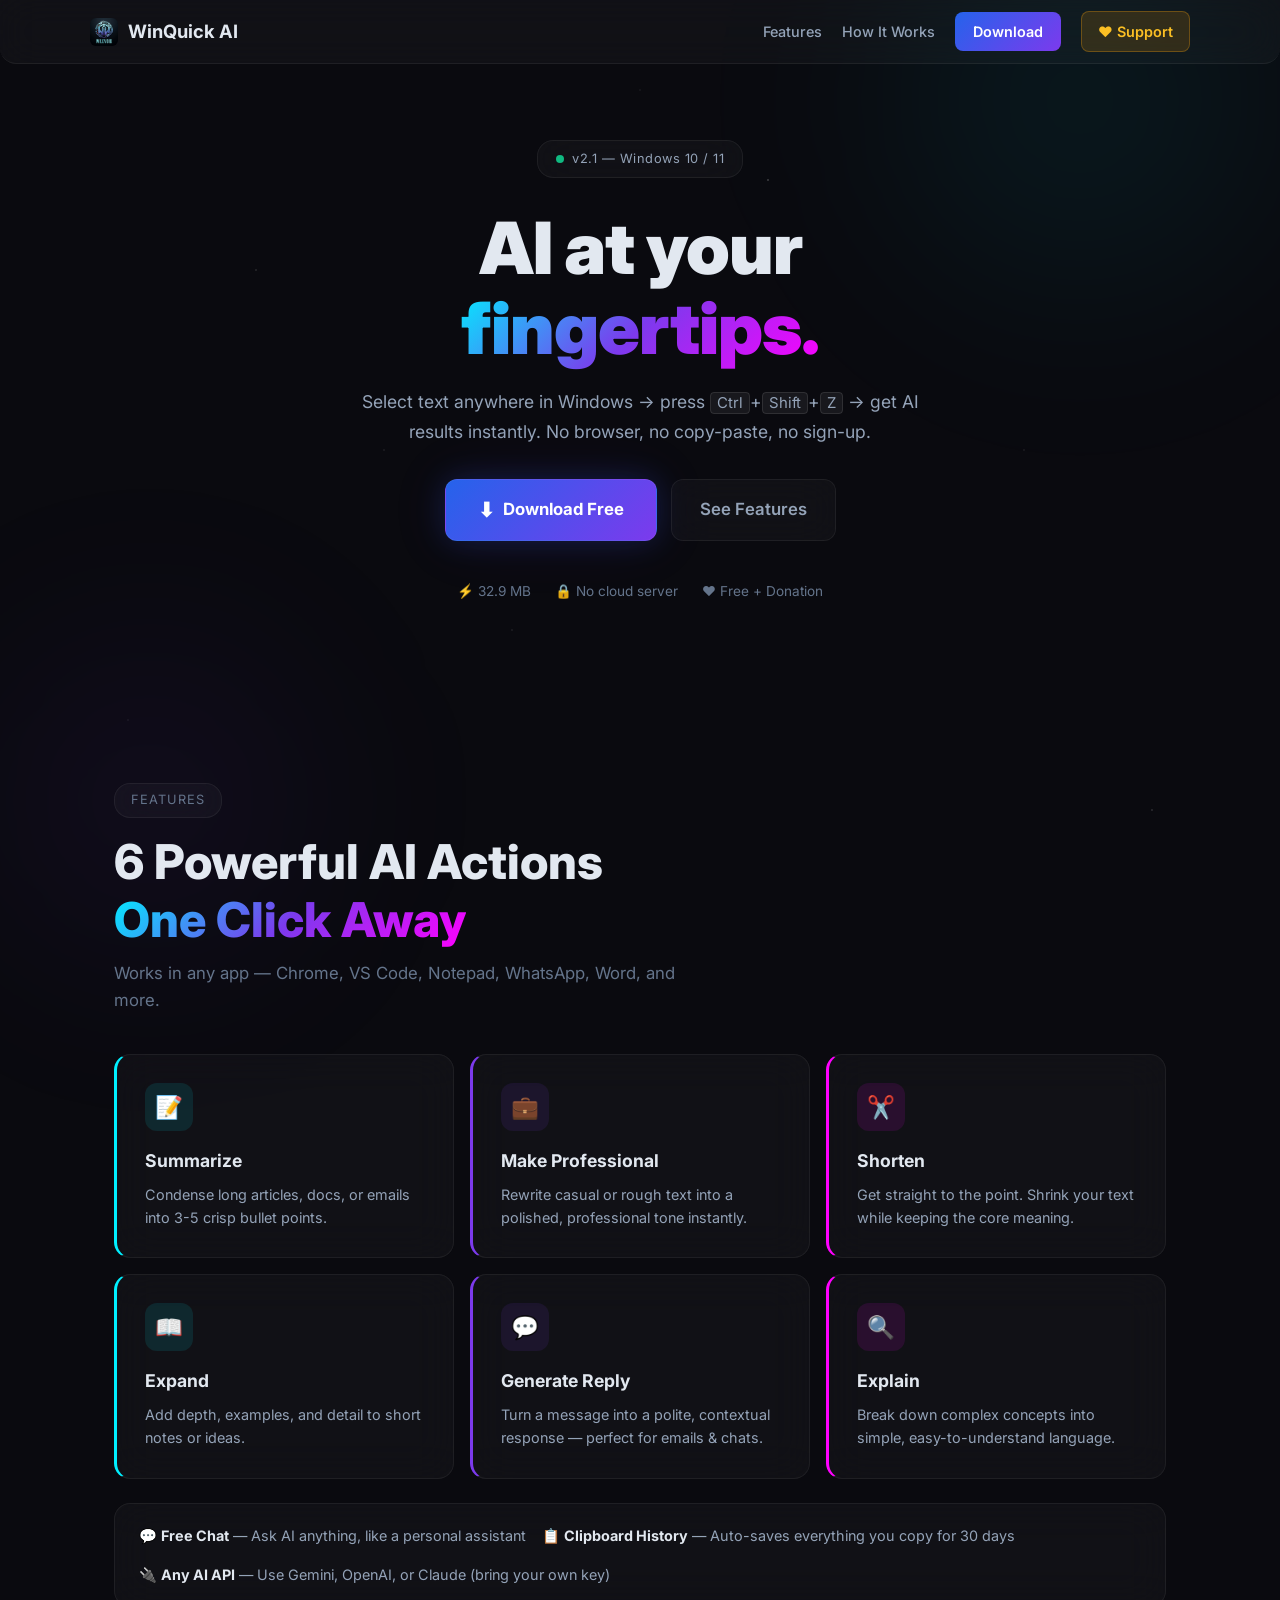
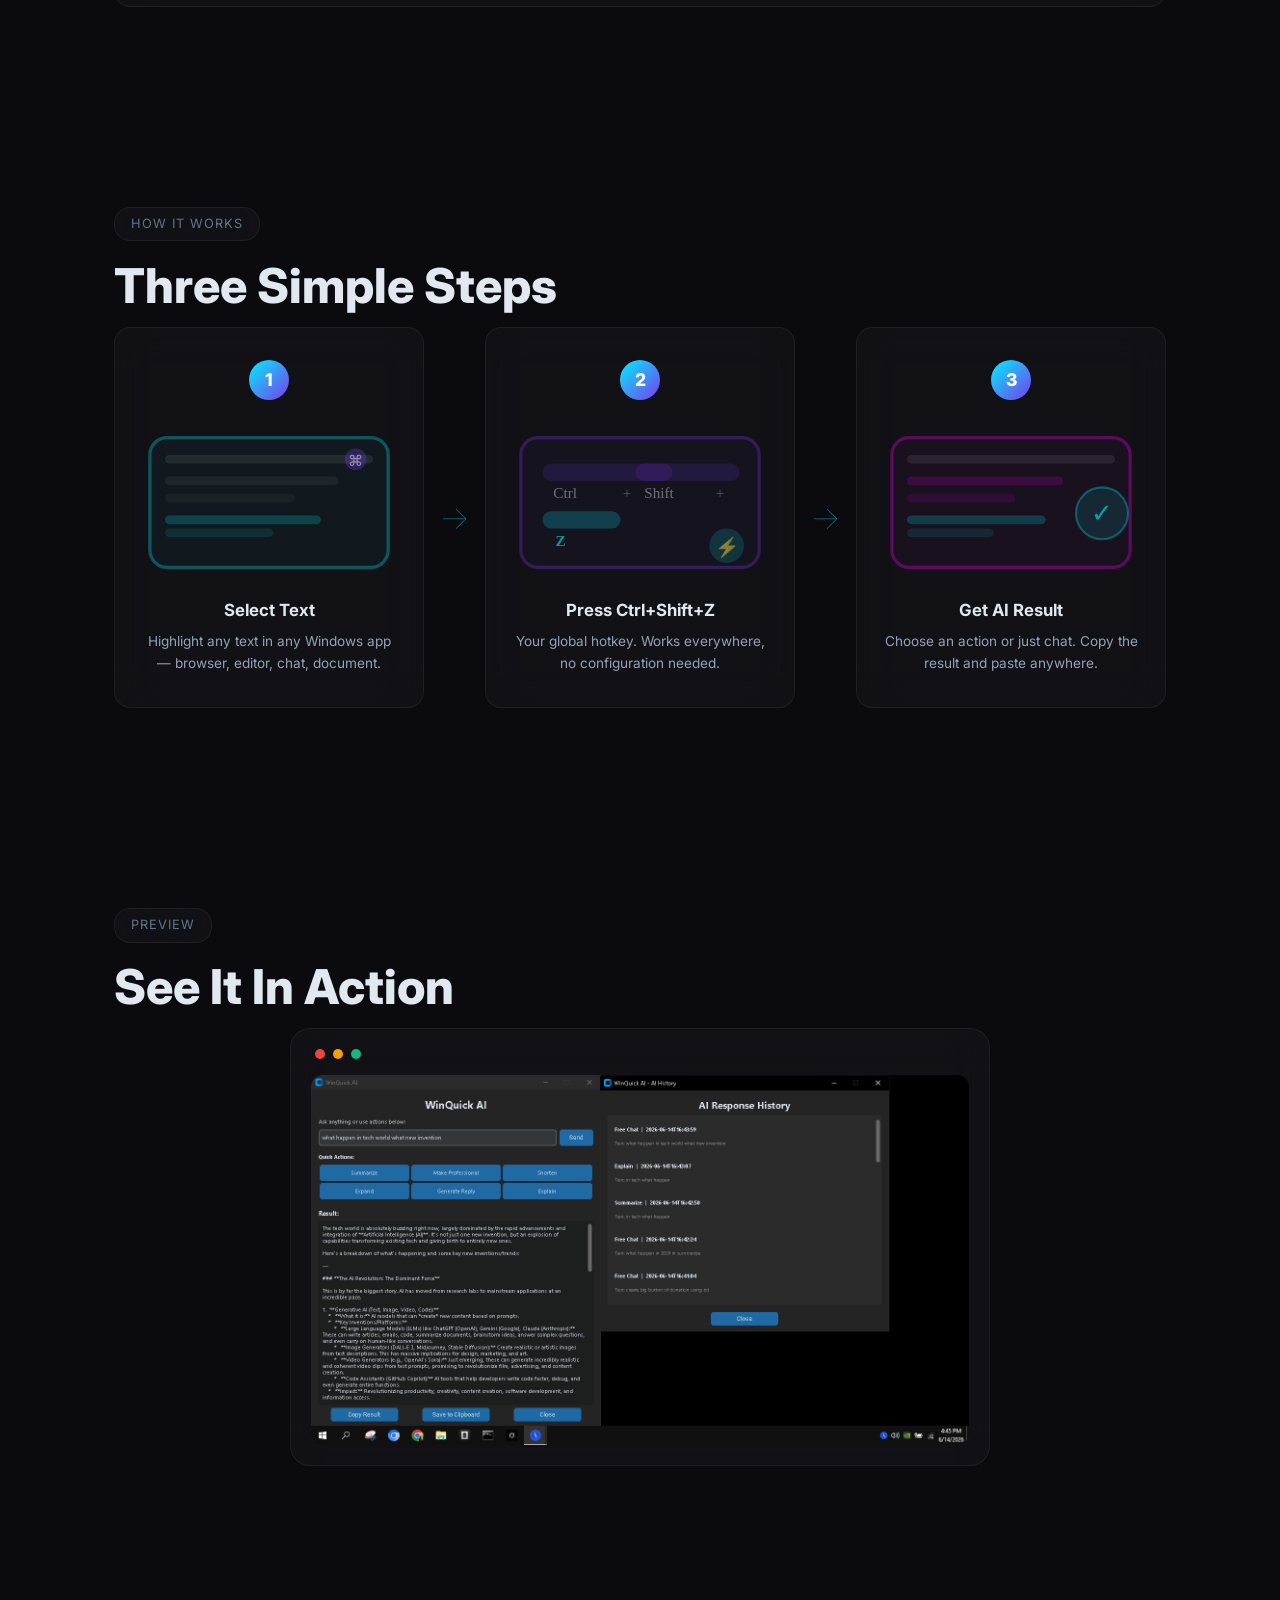
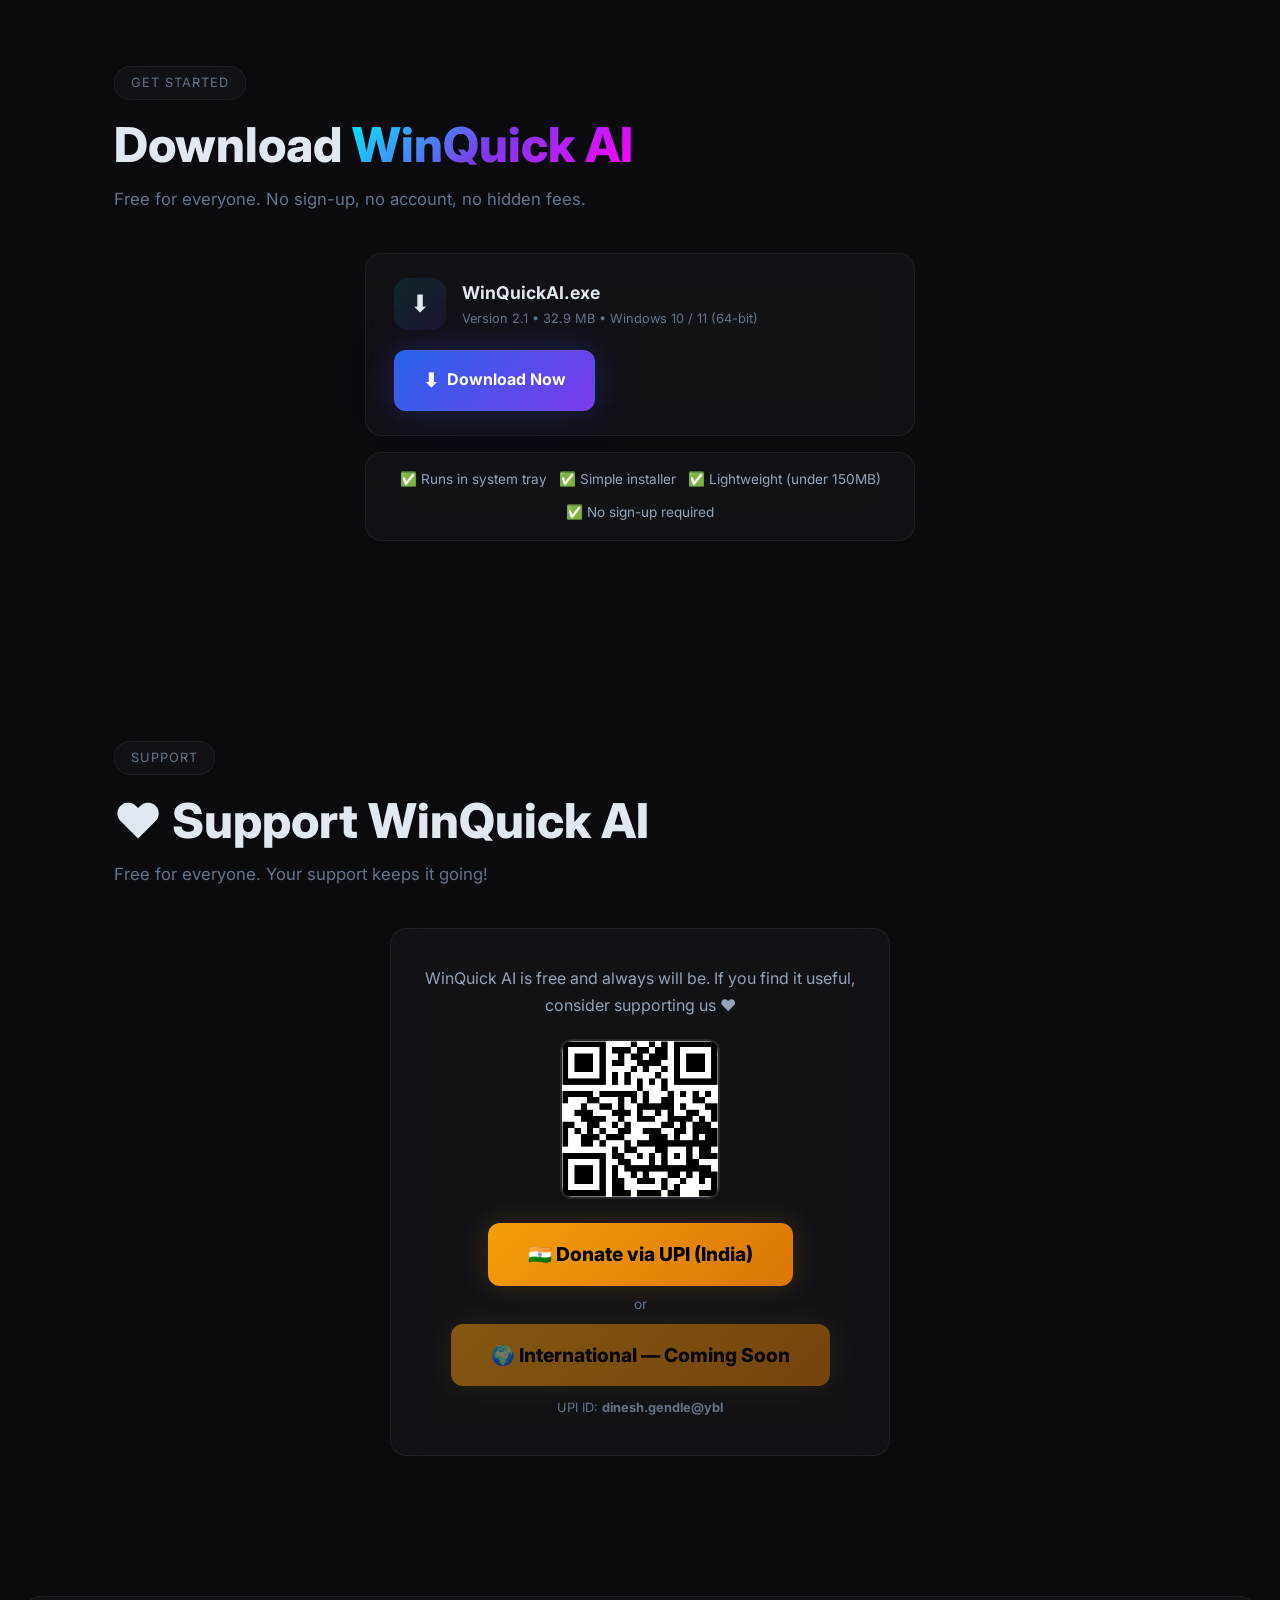
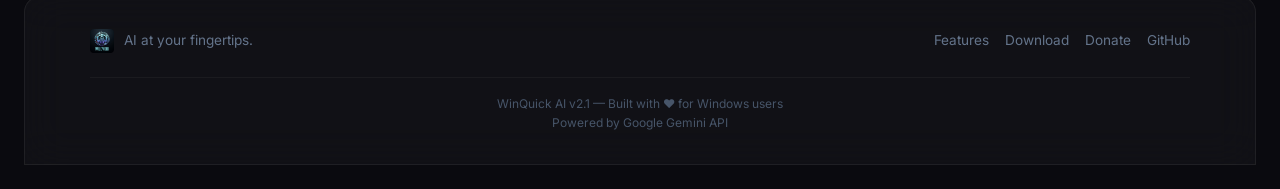
<file: winquick-website/index.html>
<!DOCTYPE html>
<html lang="en" data-deploy="2">
<head>
  <meta charset="UTF-8" />
  <meta name="viewport" content="width=device-width, initial-scale=1.0" />
  <title>WinQuick AI — AI at your fingertips | Free Windows AI Desktop App</title>
  <meta name="description" content="Free Windows AI desktop app. Select text anywhere, press Ctrl+Shift+Z, get AI results instantly. Supports Gemini, OpenAI, Claude. No sign-up required. Download free." />
  <meta name="keywords" content="AI, Windows, desktop app, Gemini, OpenAI, Claude, clipboard, productivity, free, AI tool, Ctrl+Shift+Z" />
  <meta name="robots" content="index, follow" />
  <link rel="canonical" href="https://winquick.netlify.app/" />
  <meta property="og:title" content="WinQuick AI — AI at your fingertips" />
  <meta property="og:description" content="Free Windows AI desktop app. Select text, press Ctrl+Shift+Z, get AI results instantly." />
  <meta property="og:url" content="https://winquick.netlify.app/" />
  <meta property="og:type" content="website" />
  <link rel="icon" type="image/x-icon" href="assets/favicon.ico" />
  <link rel="stylesheet" href="styles.css" />
  <link rel="preconnect" href="https://fonts.googleapis.com" />
  <link href="https://fonts.googleapis.com/css2?family=Inter:wght@400;500;600;700;800;900&display=swap" rel="stylesheet" />
</head>
<body>
  <div id="stars"></div>
  <div class="glow-sphere glow-1"></div>
  <div class="glow-sphere glow-2"></div>

  <nav class="navbar glass">
    <div class="nav-inner">
      <a href="#" class="nav-logo">
        <img src="assets/logo-white.png" alt="WinQuick AI" class="nav-logo-img" />
        <span>WinQuick <span class="neon-text">AI</span></span>
      </a>
      <div class="nav-links">
        <a href="#features">Features</a>
        <a href="#how">How It Works</a>
        <a href="#download" class="btn-nav">Download</a>
        <a href="#donate" class="btn-donate">♥ Support</a>
      </div>
      <button class="menu-toggle" id="menuToggle" aria-label="Menu">
        <span></span><span></span><span></span>
      </button>
    </div>
  </nav>

  <main>
    <section class="hero" id="hero">
      <div class="hero-badge glass">
        <span class="pulse-dot"></span> v2.1 — Windows 10 / 11
      </div>
      <h1 class="hero-title">
        AI at your<br />
        <span class="gradient-text">fingertips.</span>
      </h1>
      <p class="hero-sub">
        Select text anywhere in Windows → press <kbd>Ctrl</kbd>+<kbd>Shift</kbd>+<kbd>Z</kbd>
        → get AI results instantly. No browser, no copy-paste, no sign-up.
      </p>
      <div class="hero-actions">
        <a href="#download" class="btn-primary glass glow">
          <span class="btn-icon">⬇</span> Download Free
        </a>
        <a href="#features" class="btn-secondary glass">See Features</a>
      </div>
      <p class="hero-stats">
        <span>⚡ 32.9 MB</span>
        <span>🔒 No cloud server</span>
        <span>♥ Free + Donation</span>
      </p>
    </section>

    <section class="features" id="features">
      <div class="section-label glass">Features</div>
      <h2 class="section-title">6 Powerful AI Actions<br /><span class="gradient-text">One Click Away</span></h2>
      <p class="section-sub">Works in any app — Chrome, VS Code, Notepad, WhatsApp, Word, and more.</p>
      <div class="features-grid">
        <div class="feature-card glass" style="--accent:#00f0ff">
          <div class="feature-icon" style="background:rgba(0,240,255,0.1)">📝</div>
          <h3>Summarize</h3>
          <p>Condense long articles, docs, or emails into 3-5 crisp bullet points.</p>
        </div>
        <div class="feature-card glass" style="--accent:#7c3aed">
          <div class="feature-icon" style="background:rgba(124,58,237,0.1)">💼</div>
          <h3>Make Professional</h3>
          <p>Rewrite casual or rough text into a polished, professional tone instantly.</p>
        </div>
        <div class="feature-card glass" style="--accent:#ff00ff">
          <div class="feature-icon" style="background:rgba(255,0,255,0.1)">✂️</div>
          <h3>Shorten</h3>
          <p>Get straight to the point. Shrink your text while keeping the core meaning.</p>
        </div>
        <div class="feature-card glass" style="--accent:#00f0ff">
          <div class="feature-icon" style="background:rgba(0,240,255,0.1)">📖</div>
          <h3>Expand</h3>
          <p>Add depth, examples, and detail to short notes or ideas.</p>
        </div>
        <div class="feature-card glass" style="--accent:#7c3aed">
          <div class="feature-icon" style="background:rgba(124,58,237,0.1)">💬</div>
          <h3>Generate Reply</h3>
          <p>Turn a message into a polite, contextual response — perfect for emails & chats.</p>
        </div>
        <div class="feature-card glass" style="--accent:#ff00ff">
          <div class="feature-icon" style="background:rgba(255,0,255,0.1)">🔍</div>
          <h3>Explain</h3>
          <p>Break down complex concepts into simple, easy-to-understand language.</p>
        </div>
      </div>
      <div class="extra-features glass">
        <div class="extra-item">💬 <strong>Free Chat</strong> — Ask AI anything, like a personal assistant</div>
        <div class="extra-item">📋 <strong>Clipboard History</strong> — Auto-saves everything you copy for 30 days</div>
        <div class="extra-item">🔌 <strong>Any AI API</strong> — Use Gemini, OpenAI, or Claude (bring your own key)</div>
      </div>
    </section>

    <section class="how" id="how">
      <div class="section-label glass">How It Works</div>
      <h2 class="section-title">Three Simple Steps</h2>
      <div class="steps">
        <div class="step glass">
          <div class="step-number">1</div>
          <img src="assets/step-select.svg" alt="" class="step-illus" />
          <h3>Select Text</h3>
          <p>Highlight any text in any Windows app — browser, editor, chat, document.</p>
        </div>
        <div class="step-arrow">→</div>
        <div class="step glass">
          <div class="step-number">2</div>
          <img src="assets/step-hotkey.svg" alt="" class="step-illus" />
          <h3>Press Ctrl+Shift+Z</h3>
          <p>Your global hotkey. Works everywhere, no configuration needed.</p>
        </div>
        <div class="step-arrow">→</div>
        <div class="step glass">
          <div class="step-number">3</div>
          <img src="assets/step-result.svg" alt="" class="step-illus" />
          <h3>Get AI Result</h3>
          <p>Choose an action or just chat. Copy the result and paste anywhere.</p>
        </div>
      </div>
    </section>

    <section class="screenshot" id="screenshot">
      <div class="section-label glass">Preview</div>
      <h2 class="section-title">See It In Action</h2>
      <div class="screenshot-frame glass">
        <div class="screenshot-dots">
          <span></span><span></span><span></span>
        </div>
        <img src="assets/preview.PNG" alt="WinQuick AI Preview" class="screenshot-img" />
      </div>
    </section>

    <section class="download" id="download">
      <div class="section-label glass">Get Started</div>
      <h2 class="section-title">Download <span class="gradient-text">WinQuick AI</span></h2>
      <p class="section-sub">Free for everyone. No sign-up, no account, no hidden fees.</p>
      <div class="download-card glass">
        <div class="download-info">
          <div class="download-icon">⬇</div>
          <div>
            <h3>WinQuickAI.exe</h3>
            <p class="download-meta">Version 2.1  •  32.9 MB  •  Windows 10 / 11 (64-bit)</p>
          </div>
        </div>
        <a href="https://github.com/wildvoid-aidev/winquick-ai/releases/latest/download/WinQuickAI_Setup.exe" class="btn-primary glass glow download-btn" download>
          <span class="btn-icon">⬇</span> Download Now
        </a>
      </div>
      <div class="download-features glass">
        <span>✅ Runs in system tray</span>
        <span>✅ Simple installer</span>
        <span>✅ Lightweight (under 150MB)</span>
        <span>✅ No sign-up required</span>
      </div>
    </section>

    <section class="donate" id="donate">
      <div class="section-label glass">Support</div>
      <h2 class="section-title">♥ Support WinQuick AI</h2>
      <p class="section-sub">Free for everyone. Your support keeps it going!</p>
      <div class="donate-card glass">
        <p class="donate-text">
          WinQuick AI is free and always will be. If you find it useful, consider supporting us ❤️
        </p>
        <div class="donate-qr">
          <img src="assets/donate-qr.png" alt="Scan to donate via UPI" class="donate-qr-img" />
        </div>
        <div class="donate-buttons">
          <a href="https://upi.pe/dinesh.gendle@ybl" target="_blank" class="btn-donate-lg glow upi-btn">
            🇮🇳 Donate via UPI (India)
          </a>
          <span class="donate-or">or</span>
          <a href="#" class="btn-donate-lg intl-btn disabled" style="opacity:0.5; cursor:default;">
            🌍 International — Coming Soon
          </a>
        </div>
        <p class="donate-hint">UPI ID: <strong>dinesh.gendle@ybl</strong></p>
      </div>
    </section>
  </main>

  <footer class="footer glass">
    <div class="footer-inner">
      <div class="footer-brand">
        <img src="assets/logo-white.png" alt="WinQuick AI" class="footer-logo" />
        <p>AI at your fingertips.</p>
      </div>
      <div class="footer-links">
        <a href="#features">Features</a>
        <a href="#download">Download</a>
        <a href="#donate">Donate</a>
        <a href="https://github.com/wildvoid-aidev/winquick-ai" target="_blank">GitHub</a>
      </div>
      <div class="footer-meta">
        <p>WinQuick AI v2.1 — Built with ♥ for Windows users</p>
        <p>Powered by Google Gemini API</p>
      </div>
    </div>
  </footer>

  <script src="script.js"></script>
</body>
</html>
</file>
<file: winquick-website/styles.css>
/* ── Reset & Base ── */
*,*::before,*::after{box-sizing:border-box;margin:0;padding:0}
html{scroll-behavior:smooth}
body{
  font-family:'Inter',-apple-system,sans-serif;
  background:#0a0a0f;
  color:#e2e8f0;
  min-height:100vh;
  overflow-x:hidden;
  line-height:1.6;
}
::selection{background:rgba(0,240,255,0.3);color:#fff}
::-webkit-scrollbar{width:6px}
::-webkit-scrollbar-track{background:#0a0a0f}
::-webkit-scrollbar-thumb{background:rgba(0,240,255,0.2);border-radius:3px}
a{color:inherit;text-decoration:none}
kbd{
  background:rgba(255,255,255,0.06);
  border:1px solid rgba(255,255,255,0.1);
  border-radius:4px;
  padding:1px 6px;
  font-size:.85em;
  font-family:inherit;
}

/* ── Background Effects ── */
#stars{
  position:fixed;inset:0;z-index:0;
  background-image:
    radial-gradient(1px 1px at 20% 30%, rgba(255,255,255,0.3), transparent),
    radial-gradient(1px 1px at 40% 70%, rgba(255,255,255,0.2), transparent),
    radial-gradient(1.5px 1.5px at 60% 20%, rgba(255,255,255,0.3), transparent),
    radial-gradient(1px 1px at 80% 50%, rgba(255,255,255,0.2), transparent),
    radial-gradient(1px 1px at 10% 80%, rgba(255,255,255,0.15), transparent),
    radial-gradient(1.5px 1.5px at 90% 90%, rgba(255,255,255,0.2), transparent),
    radial-gradient(1px 1px at 50% 10%, rgba(255,255,255,0.15), transparent),
    radial-gradient(1px 1px at 30% 50%, rgba(255,255,255,0.2), transparent);
}
.glow-sphere{
  position:fixed;border-radius:50%;filter:blur(80px);z-index:0;pointer-events:none;
}
.glow-1{
  width:600px;height:600px;
  background:radial-gradient(circle,rgba(0,240,255,0.08),transparent 70%);
  top:-200px;right:-100px;
}
.glow-2{
  width:500px;height:500px;
  background:radial-gradient(circle,rgba(124,58,237,0.08),transparent 70%);
  bottom:-150px;left:-100px;
}

/* ── Glass Utility ── */
.glass{
  background:rgba(255,255,255,0.03);
  backdrop-filter:blur(20px);
  -webkit-backdrop-filter:blur(20px);
  border:1px solid rgba(255,255,255,0.06);
  border-radius:16px;
}

/* ── Navbar ── */
.navbar{
  position:fixed;top:0;left:0;right:0;z-index:100;
  padding:0 24px;height:64px;
  border-radius:0 0 16px 16px;
  border-top:none;border-left:none;border-right:none;
}
.nav-inner{
  max-width:1100px;margin:0 auto;
  display:flex;align-items:center;justify-content:space-between;height:100%;
}
.nav-logo{
  display:flex;align-items:center;gap:10px;
  font-weight:700;font-size:1.15rem;
}
.nav-logo-img{width:28px;height:28px;border-radius:6px}
.nav-links{display:flex;align-items:center;gap:20px;font-size:.9rem;font-weight:500}
.nav-links a{transition:color .2s;color:#94a3b8}
.nav-links a:hover{color:#fff}

.btn-nav{
  background:linear-gradient(135deg,#2563EB,#7c3aed);
  padding:8px 18px;border-radius:8px;
  color:#fff!important;font-weight:600;
  transition:transform .2s,box-shadow .2s;
}
.btn-nav:hover{transform:translateY(-1px);box-shadow:0 4px 20px rgba(37,99,235,0.3)}
.btn-donate{
  background:rgba(245,158,11,0.15);
  border:1px solid rgba(245,158,11,0.3);
  padding:8px 16px;border-radius:8px;
  color:#fbbf24!important;font-weight:600;
  transition:all .2s;
}
.btn-donate:hover{background:rgba(245,158,11,0.25)}

.menu-toggle{display:none;flex-direction:column;gap:5px;background:none;border:none;cursor:pointer;padding:4px}
.menu-toggle span{display:block;width:24px;height:2px;background:#94a3b8;border-radius:2px;transition:.3s}

/* ── Hero ── */
.hero{
  position:relative;z-index:1;
  max-width:800px;margin:0 auto;padding:140px 24px 80px;
  text-align:center;
}
.hero-badge{
  display:inline-flex;align-items:center;gap:8px;
  padding:8px 18px;margin-bottom:30px;
  font-size:.8rem;color:#94a3b8;letter-spacing:.5px;
}
.pulse-dot{
  width:8px;height:8px;border-radius:50%;
  background:#10b981;display:inline-block;
  animation:pulse 2s ease-in-out infinite;
}
@keyframes pulse{0%,100%{opacity:1}50%{opacity:.4}}
.hero-title{
  font-size:clamp(2.5rem,8vw,4.5rem);
  font-weight:900;line-height:1.1;margin-bottom:20px;
  letter-spacing:-1px;
}
.gradient-text{
  background:linear-gradient(135deg,#00f0ff,#7c3aed,#ff00ff);
  -webkit-background-clip:text;
  -webkit-text-fill-color:transparent;
  background-clip:text;
}
.hero-sub{
  font-size:1.1rem;color:#94a3b8;max-width:600px;margin:0 auto 32px;line-height:1.7;
}
.hero-actions{display:flex;gap:14px;justify-content:center;flex-wrap:wrap}
.hero-stats{
  display:flex;gap:24px;justify-content:center;margin-top:40px;
  font-size:.85rem;color:#64748b;
}

/* ── Buttons ── */
.btn-primary{
  display:inline-flex;align-items:center;gap:8px;
  padding:14px 32px;border-radius:12px;
  font-weight:700;font-size:1.05rem;
  background:linear-gradient(135deg,#2563EB,#7c3aed);
  color:#fff;transition:all .3s;
}
.btn-primary.glow{box-shadow:0 0 30px rgba(37,99,235,0.2),0 0 60px rgba(124,58,237,0.1)}
.btn-primary:hover{transform:translateY(-2px);box-shadow:0 0 40px rgba(37,99,235,0.3),0 0 80px rgba(124,58,237,0.15)}
.btn-secondary{
  display:inline-flex;align-items:center;gap:8px;
  padding:14px 28px;border-radius:12px;
  font-weight:600;font-size:1.05rem;
  color:#94a3b8;transition:all .2s;
}
.btn-secondary:hover{color:#fff;background:rgba(255,255,255,0.06)}
.btn-icon{font-size:1.2em}

/* ── Sections ── */
section{
  position:relative;z-index:1;
  max-width:1100px;margin:0 auto;padding:100px 24px;
}
.section-label{
  display:inline-flex;align-items:center;
  padding:6px 16px;margin-bottom:16px;
  font-size:.8rem;color:#64748b;letter-spacing:1px;text-transform:uppercase;
}
.section-title{
  font-size:clamp(1.8rem,5vw,3rem);
  font-weight:800;line-height:1.2;margin-bottom:12px;
}
.section-sub{
  color:#64748b;font-size:1.05rem;margin-bottom:40px;max-width:600px;
}

/* ── Features ── */
.features-grid{
  display:grid;grid-template-columns:repeat(auto-fit,minmax(300px,1fr));
  gap:16px;margin-bottom:24px;
}
.feature-card{
  padding:28px;transition:all .3s;cursor:default;
  border-left:3px solid var(--accent);
}
.feature-card:hover{
  transform:translateY(-4px);
  background:rgba(255,255,255,0.06);
  box-shadow:0 8px 40px rgba(0,0,0,0.3);
}
.feature-icon{
  width:48px;height:48px;border-radius:12px;
  display:flex;align-items:center;justify-content:center;
  font-size:1.4rem;margin-bottom:16px;
}
.feature-card h3{font-size:1.1rem;font-weight:700;margin-bottom:8px}
.feature-card p{font-size:.9rem;color:#94a3b8;line-height:1.6}
.extra-features{
  padding:20px 24px;display:flex;flex-wrap:wrap;gap:16px;
  font-size:.9rem;color:#94a3b8;
}
.extra-features strong{color:#e2e8f0}

/* ── How It Works ── */
.steps{
  display:flex;align-items:center;gap:16px;
  flex-wrap:wrap;justify-content:center;
}
.step{
  flex:1;min-width:250px;max-width:320px;
  padding:32px 24px;text-align:center;
  position:relative;
}
.step-number{
  width:40px;height:40px;border-radius:50%;
  display:flex;align-items:center;justify-content:center;
  margin:0 auto 16px;
  background:linear-gradient(135deg,#00f0ff,#7c3aed);
  font-weight:800;font-size:1.1rem;color:#fff;
}
.step h3{font-size:1.05rem;font-weight:700;margin-bottom:8px}
.step p{font-size:.85rem;color:#94a3b8;line-height:1.6}
.step-arrow{font-size:2rem;color:#00f0ff;font-weight:100;opacity:.5}

/* ── Screenshot ── */
.screenshot-frame{
  max-width:700px;margin:0 auto;padding:20px;
  border-radius:20px;overflow:hidden;
}
.screenshot-dots{
  display:flex;gap:8px;padding:0 4px 16px;
}
.screenshot-dots span{
  width:10px;height:10px;border-radius:50%;
  background:rgba(255,255,255,0.1);
}
.screenshot-dots span:first-child{background:#ef4444}
.screenshot-dots span:nth-child(2){background:#f59e0b}
.screenshot-dots span:nth-child(3){background:#10b981}
.screenshot-placeholder{
  height:320px;border-radius:12px;
  background:rgba(255,255,255,0.03);
  border:1px dashed rgba(255,255,255,0.08);
  display:flex;flex-direction:column;
  align-items:center;justify-content:center;gap:8px;
  color:#64748b;font-size:.9rem;
}
.screenshot-img{width:100%;border-radius:12px;display:block}
.screenshot-icon{font-size:3rem}
.screenshot-hint{font-size:.8rem;opacity:.6}

/* ── Download ── */
.download-card{
  max-width:550px;margin:0 auto 16px;
  padding:24px 28px;display:flex;
  align-items:center;justify-content:space-between;gap:20px;flex-wrap:wrap;
}
.download-info{display:flex;align-items:center;gap:16px}
.download-icon{
  width:52px;height:52px;border-radius:14px;
  background:linear-gradient(135deg,rgba(0,240,255,0.1),rgba(124,58,237,0.1));
  display:flex;align-items:center;justify-content:center;
  font-size:1.5rem;
}
.download-info h3{font-size:1.1rem;font-weight:700}
.download-meta{font-size:.8rem;color:#64748b;margin-top:2px}
.download-btn{padding:14px 28px;white-space:nowrap;font-size:1rem}
.download-features{
  max-width:550px;margin:0 auto;
  padding:16px 20px;display:flex;flex-wrap:wrap;gap:12px;
  font-size:.85rem;color:#94a3b8;justify-content:center;
}

/* ── Donate ── */
.donate-card{
  max-width:500px;margin:0 auto;
  padding:36px 28px;text-align:center;
}
.donate-text{
  font-size:1rem;color:#94a3b8;margin-bottom:20px;line-height:1.7;
}
.btn-donate-lg{
  display:inline-flex;align-items:center;gap:8px;
  padding:16px 40px;border-radius:12px;
  font-weight:800;font-size:1.2rem;
  background:linear-gradient(135deg,#f59e0b,#d97706);
  color:#000;transition:all .3s;
  box-shadow:0 0 30px rgba(245,158,11,0.2);
}
.btn-donate-lg:hover{
  transform:translateY(-2px);
  box-shadow:0 0 50px rgba(245,158,11,0.3);
}
.donate-hint{font-size:.8rem;color:#64748b;margin-top:12px}
.donate-qr{margin-bottom:16px}
.donate-qr-img{width:160px;height:160px;border-radius:12px;border:2px solid rgba(255,255,255,0.1)}
.donate-buttons{display:flex;flex-direction:column;align-items:center;gap:8px}
.donate-or{font-size:.85rem;color:#64748b}

/* ── Footer ── */
.footer{
  position:relative;z-index:1;
  margin:40px 24px 24px;padding:32px 24px;
  border-radius:16px 16px 0 0;
}
.footer-inner{
  max-width:1100px;margin:0 auto;
  display:flex;flex-wrap:wrap;gap:24px;
  justify-content:space-between;align-items:center;
}
.footer-brand{display:flex;align-items:center;gap:10px}
.footer-logo{width:24px;height:24px;border-radius:4px}
.footer-brand p{font-size:.85rem;color:#64748b}
.footer-links{display:flex;gap:16px;font-size:.85rem}
.footer-links a{color:#64748b;transition:color .2s}
.footer-links a:hover{color:#e2e8f0}
.footer-meta{width:100%;text-align:center;font-size:.75rem;color:#475569;padding-top:16px;border-top:1px solid rgba(255,255,255,0.04)}

/* ── Responsive ── */
@media(max-width:768px){
  .nav-links{display:none;position:absolute;top:64px;left:0;right:0;
    background:rgba(10,10,15,0.95);backdrop-filter:blur(20px);
    flex-direction:column;padding:20px;gap:16px;
    border-bottom:1px solid rgba(255,255,255,0.06);
  }
  .nav-links.open{display:flex}
  .menu-toggle{display:flex}
  .hero{padding-top:100px}
  .steps{flex-direction:column}
  .step-arrow{transform:rotate(90deg)}
  .download-card{flex-direction:column;text-align:center}
  .download-info{flex-direction:column}
  section{padding:60px 20px}
}
</file>
